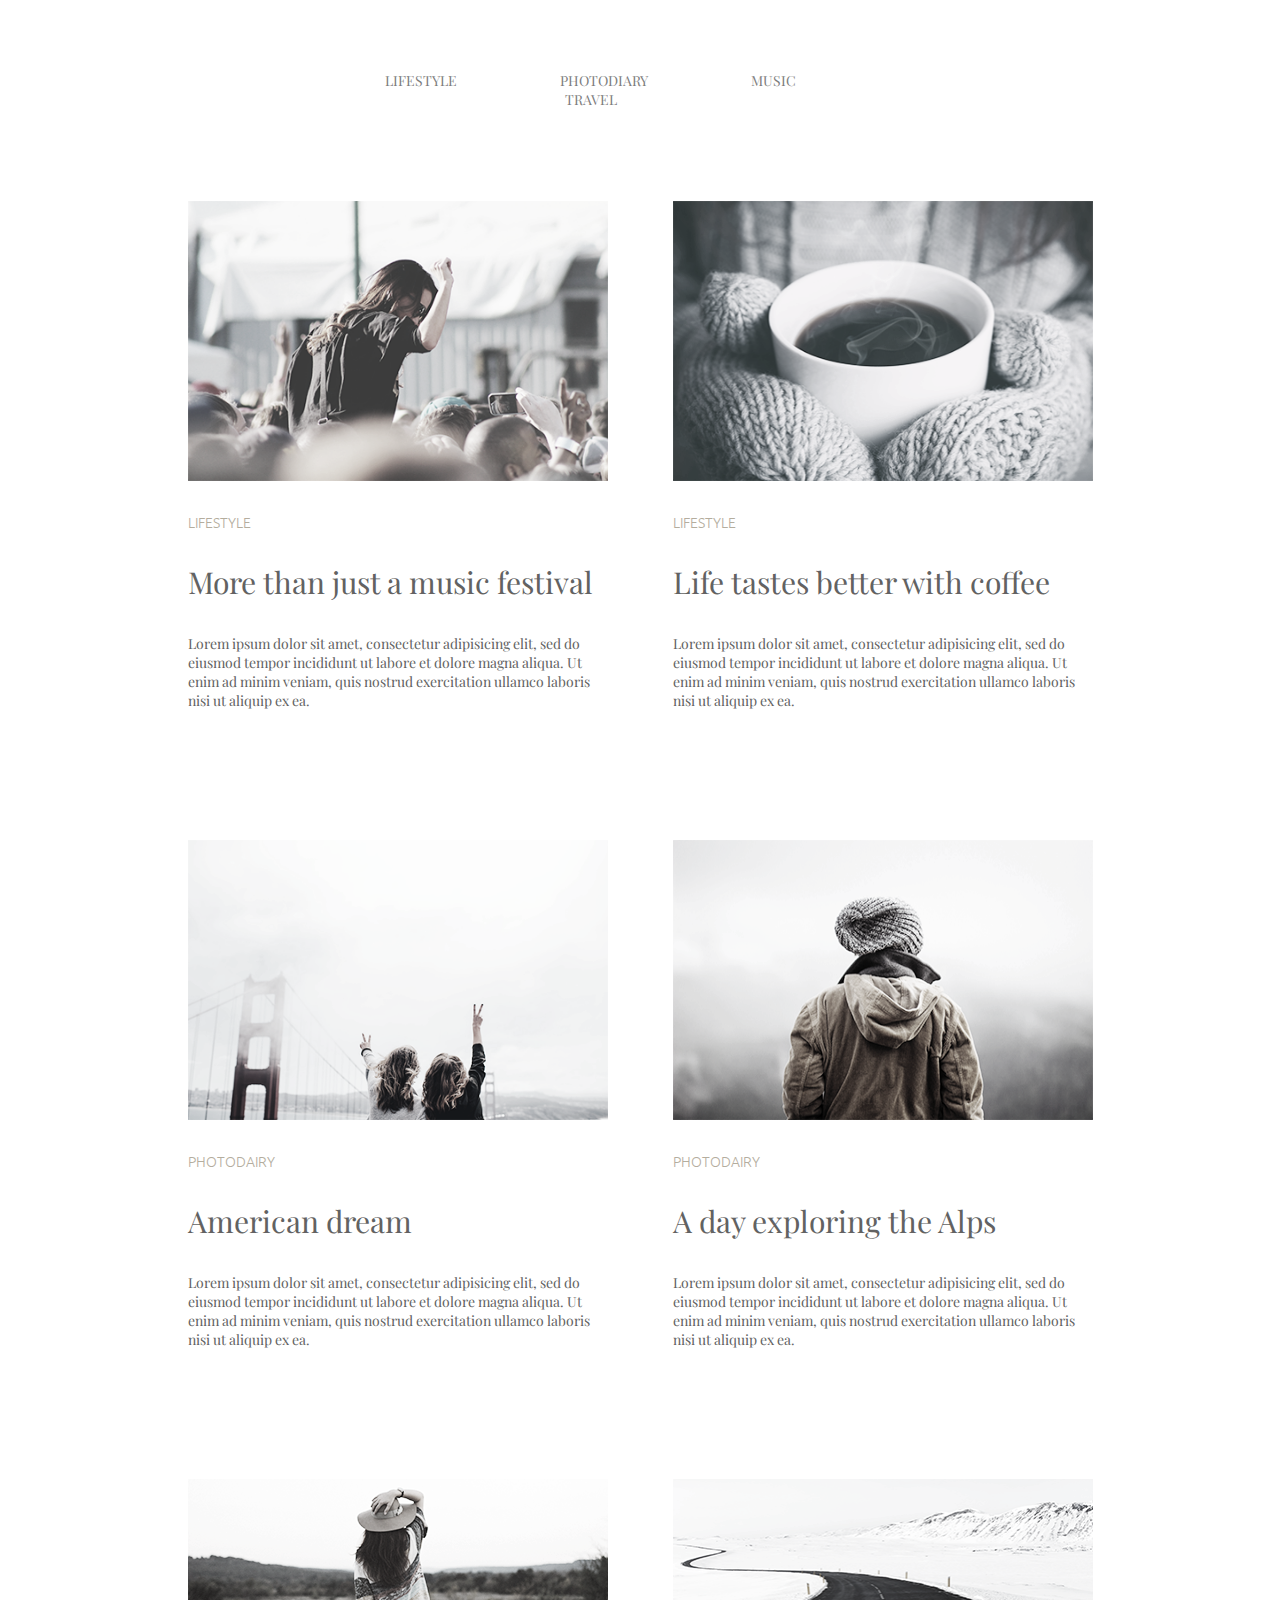
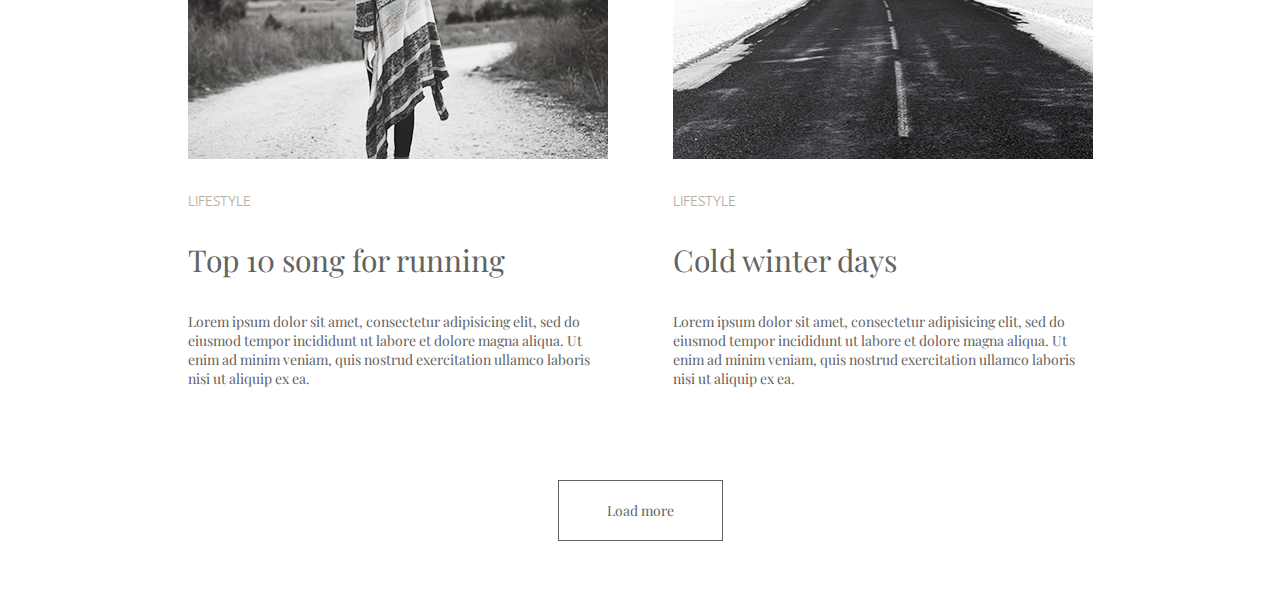
<file: index.html>
<!DOCTYPE html>
<html lang="en">
<head>
    <meta charset="UTF-8">
    <meta http-equiv="X-UA-Compatible" content="IE=edge">
    <meta name="viewport" content="width=device-width, initial-scale=1.0">
    <title>Document</title>

    <link rel="preconnect" href="https://fonts.googleapis.com">
    <link rel="preconnect" href="https://fonts.gstatic.com" crossorigin>
    <link href="https://fonts.googleapis.com/css2?family=Playfair+Display&family=Ubuntu:wght@300&display=swap" rel="stylesheet">
    <link rel="stylesheet" href="./static/style/reset.css">
    <link rel="stylesheet" href="./static/style/style.css">
</head>
<body>
<div class="wrapper">
    <div class="header2">
        <nav class="header">
            <a class="link" href="">LIFESTYLE</a>
            <a class="link" href="">PHOTODIARY</a>
            <a class="link" href="">MUSIC</a>
            <a class="link" href="">TRAVEL</a>
        </nav>
    </div>
    <main class="main">
        <div class="block1">
            <img class="img1" src="./static/img/2.png" alt="img">
            <p class="p1">LIFESTYLE</p>
            <p class="p2">More than just a music festival</p>
            <p class="text1">Lorem ipsum dolor sit amet, consectetur adipisicing elit, sed do eiusmod tempor incididunt ut labore et dolore magna aliqua. Ut enim ad minim veniam, quis nostrud exercitation ullamco laboris nisi ut aliquip ex ea.</p>
        </div>
        <div class="block2">
            <img class="img1" src="./static/img/1.png" alt="img">
            <p class="p1">LIFESTYLE</p>
            <p class="p2">Life tastes better with coffee</p>
            <p class="text1">Lorem ipsum dolor sit amet, consectetur adipisicing elit, sed do eiusmod tempor incididunt ut labore et dolore magna aliqua. Ut enim ad minim veniam, quis nostrud exercitation ullamco laboris nisi ut aliquip ex ea.</p>
            </div>
        <div class="block3">
            <img class="img1" src="./static/img/4.png" alt="img">
            <p class="p1">PHOTODAIRY</p>
            <p class="p2">American dream</p>
            <p class="text1">Lorem ipsum dolor sit amet, consectetur adipisicing elit, sed do eiusmod tempor incididunt ut labore et dolore magna aliqua. Ut enim ad minim veniam, quis nostrud exercitation ullamco laboris nisi ut aliquip ex ea.</p>
        </div>
        <div class="block4">
            <img class="img1" src="./static/img/6.png" alt="img">
            <p class="p1">PHOTODAIRY</p>
            <p class="p2">A day exploring the Alps</p>
            <p class="text1">Lorem ipsum dolor sit amet, consectetur adipisicing elit, sed do eiusmod tempor incididunt ut labore et dolore magna aliqua. Ut enim ad minim veniam, quis nostrud exercitation ullamco laboris nisi ut aliquip ex ea.</p>
        </div>
        <div class="block5">
            <img class="img1" src="./static/img/5.png" alt="img">
            <p class="p1">LIFESTYLE</p>
            <p class="p2">Top 10 song for running</p>
            <p class="text1">Lorem ipsum dolor sit amet, consectetur adipisicing elit, sed do eiusmod tempor incididunt ut labore et dolore magna aliqua. Ut enim ad minim veniam, quis nostrud exercitation ullamco laboris nisi ut aliquip ex ea.</p>
        </div>
        <div class="block6">
            <img class="img1" src="./static/img/3.png" alt="img">
            <p class="p1">LIFESTYLE</p>
            <p class="p2">Cold winter days</p>
            <p class="text1">Lorem ipsum dolor sit amet, consectetur adipisicing elit, sed do eiusmod tempor incididunt ut labore et dolore magna aliqua. Ut enim ad minim veniam, quis nostrud exercitation ullamco laboris nisi ut aliquip ex ea.</p>
        </div>
    </main>
    <div class="div">
        <button class="LM">Load more</>
    </div>  
</div> 
</body>
</html>
</file>
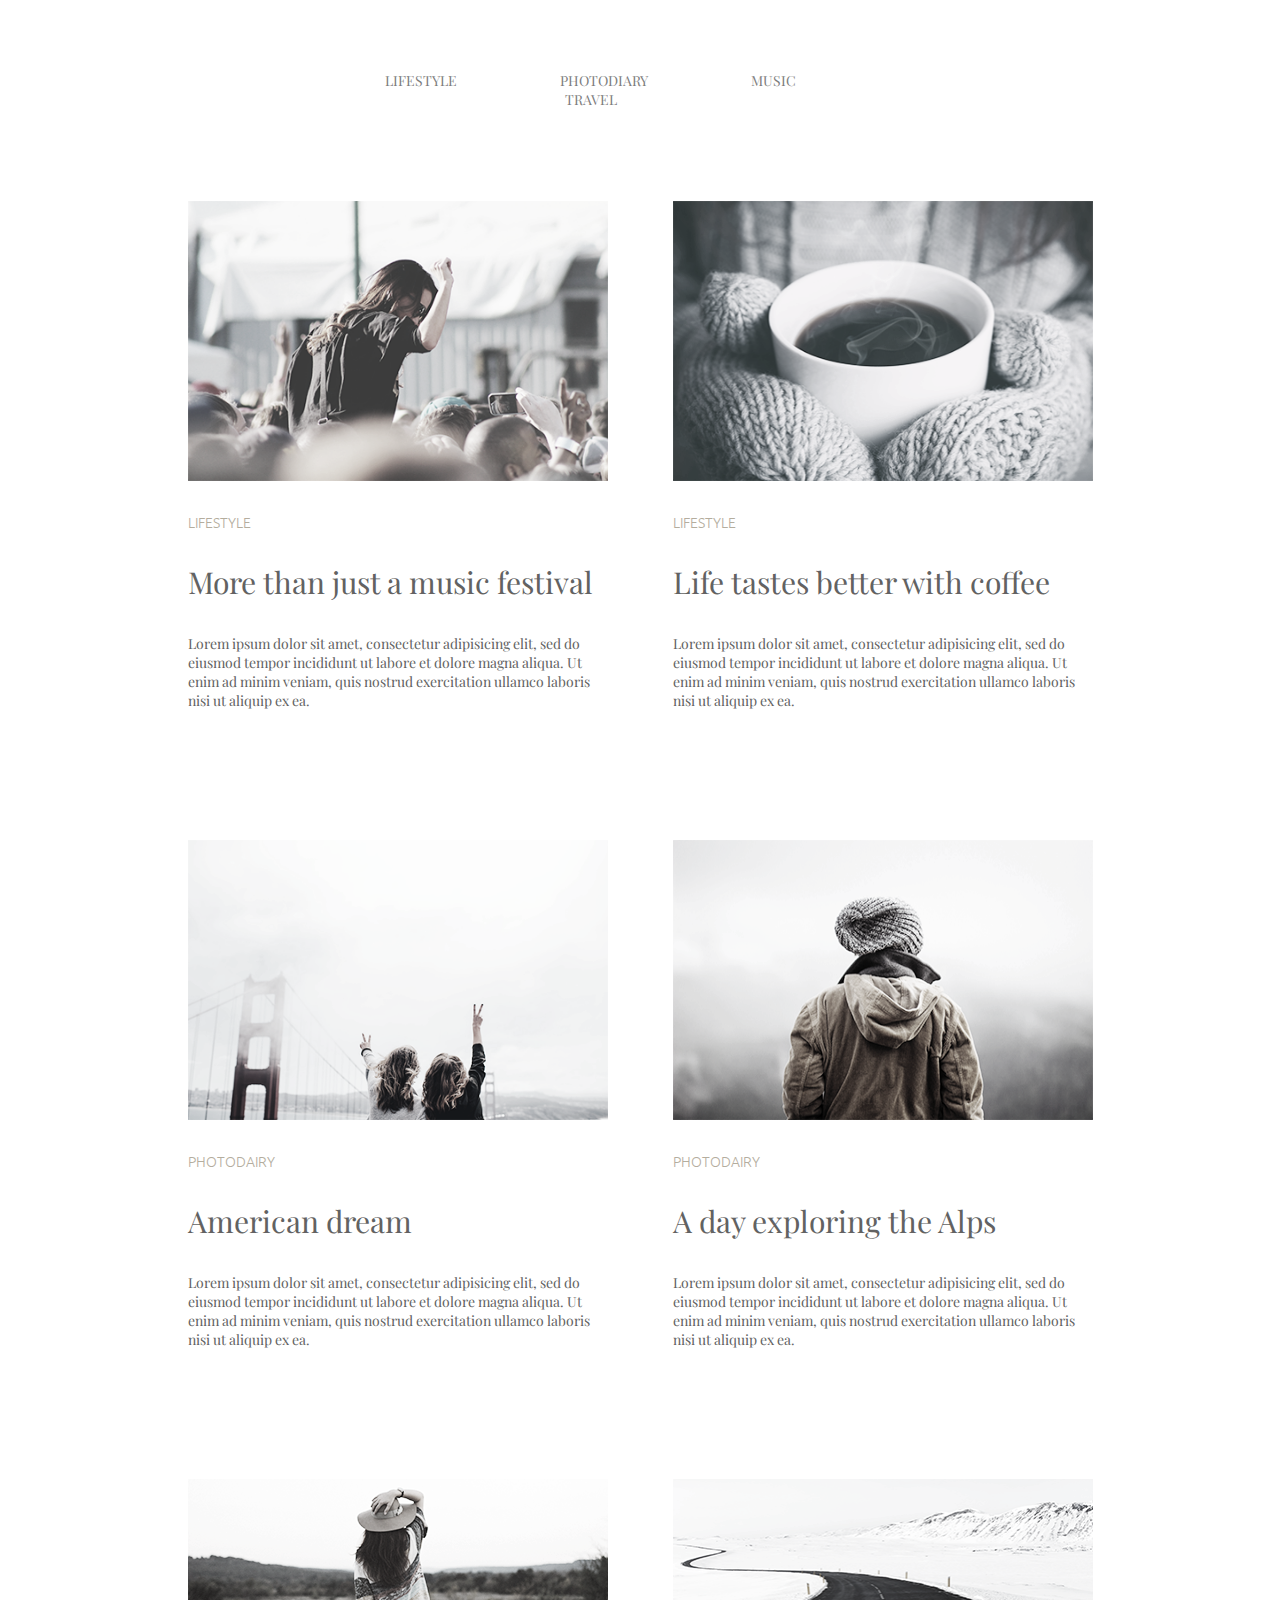
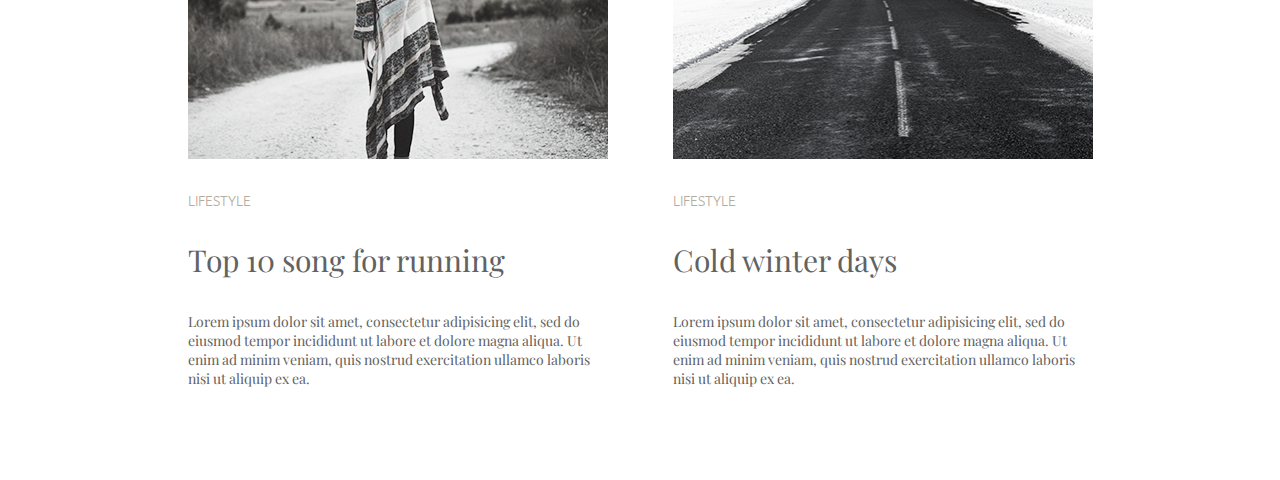
<file: indez.html>
<!DOCTYPE html>
<html lang="en">
<head>
    <meta charset="UTF-8">
    <meta http-equiv="X-UA-Compatible" content="IE=edge">
    <meta name="viewport" content="width=device-width, initial-scale=1.0">
    <title>Document</title>

    <link rel="preconnect" href="https://fonts.googleapis.com">
    <link rel="preconnect" href="https://fonts.gstatic.com" crossorigin>
    <link href="https://fonts.googleapis.com/css2?family=Playfair+Display&family=Ubuntu:wght@300&display=swap" rel="stylesheet">
    <link rel="stylesheet" href="./static/style/reset.css">
    <link rel="stylesheet" href="./static/style/style.css">
</head>
<body>
<div class="wrapper">
    <div class="header2">
        <header class="header">
            <a class="link" href="">LIFESTYLE</a>
            <a class="link" href="">PHOTODIARY</a>
            <a class="link" href="">MUSIC</a>
            <a class="link" href="">TRAVEL</a>
        </header>
    </div>
    <div class="main">
        <div class="block1">
            <img class="img1" src="./static/img/2.png" alt="img">
            <p class="p1">LIFESTYLE</p>
            <p class="p2">More than just a music festival</p>
            <p class="text1">Lorem ipsum dolor sit amet, consectetur adipisicing elit, sed do eiusmod tempor incididunt ut labore et dolore magna aliqua. Ut enim ad minim veniam, quis nostrud exercitation ullamco laboris nisi ut aliquip ex ea.</p>
        </div>
        <div class="block2">
            <img class="img1" src="./static/img/1.png" alt="img">
            <p class="p1">LIFESTYLE</p>
            <p class="p2">Life tastes better with coffee</p>
            <p class="text1">Lorem ipsum dolor sit amet, consectetur adipisicing elit, sed do eiusmod tempor incididunt ut labore et dolore magna aliqua. Ut enim ad minim veniam, quis nostrud exercitation ullamco laboris nisi ut aliquip ex ea.</p>
            </div>
        <div class="block3">
            <img class="img1" src="./static/img/4.png" alt="img">
            <p class="p1">PHOTODAIRY</p>
            <p class="p2">American dream</p>
            <p class="text1">Lorem ipsum dolor sit amet, consectetur adipisicing elit, sed do eiusmod tempor incididunt ut labore et dolore magna aliqua. Ut enim ad minim veniam, quis nostrud exercitation ullamco laboris nisi ut aliquip ex ea.</p>
        </div>
        <div class="block4">
            <img class="img1" src="./static/img/6.png" alt="img">
            <p class="p1">PHOTODAIRY</p>
            <p class="p2">A day exploring the Alps</p>
            <p class="text1">Lorem ipsum dolor sit amet, consectetur adipisicing elit, sed do eiusmod tempor incididunt ut labore et dolore magna aliqua. Ut enim ad minim veniam, quis nostrud exercitation ullamco laboris nisi ut aliquip ex ea.</p>
        </div>
        <div class="block5">
            <img class="img1" src="./static/img/5.png" alt="img">
            <p class="p1">LIFESTYLE</p>
            <p class="p2">Top 10 song for running</p>
            <p class="text1">Lorem ipsum dolor sit amet, consectetur adipisicing elit, sed do eiusmod tempor incididunt ut labore et dolore magna aliqua. Ut enim ad minim veniam, quis nostrud exercitation ullamco laboris nisi ut aliquip ex ea.</p>
        </div>
        <div class="block6">
            <img class="img1" src="./static/img/3.png" alt="img">
            <p class="p1">LIFESTYLE</p>
            <p class="p2">Cold winter days</p>
            <p class="text1">Lorem ipsum dolor sit amet, consectetur adipisicing elit, sed do eiusmod tempor incididunt ut labore et dolore magna aliqua. Ut enim ad minim veniam, quis nostrud exercitation ullamco laboris nisi ut aliquip ex ea.</p>
        </div>
    </div>
</div> 
</body>
</html>
</file>
<file: static/style/style.css>
body {
    font-family: 'Playfair Display', serif;
    font-family: 'Ubuntu', sans-serif;
}

.link {
    color: #7D7D7D;
    font-style: normal;
    font-weight: 400;
    font-size: 14px;
    line-height: 19px;
    text-decoration: none;
    font-family: 'Playfair Display';
    transition-duration: 0.4s;
    margin: 0px 99px 0 0;
}

.link:hover {
    transition-duration: 0.7s;
    color: #03A9F4;
}

.header {
    text-align: center;
}

.header2 {
    margin: 71px 315px 0 315px;
}

.img1 {
    width: 420px;
    height: 280px;
}

.p1 {
    color: #B4AD9E;
    font-family: 'Ubuntu';
    font-style: normal;
    font-weight: 300;
    font-size: 14px;
    line-height: 16px;
    margin: 32px auto;
}

.p2 {
    font-family: 'Playfair Display';
    font-style: normal;
    font-weight: 400;
    font-size: 30px;
    line-height: 40px;
    color: #626262;
    margin: 32px auto;
}

.text1 {
    font-family: 'Playfair Display';
    font-style: normal;
    font-weight: 400;
    font-size: 14px;
    line-height: 19px;
    color: #626262;
    width: 420px;
    height: 76px;
}

.main {
    width: 1000px;
    display: flex;
    flex-wrap: wrap;
    justify-content: center;
    gap: 130px 65px;
    margin: 92px auto ;
}

.LM {
    font-family: 'Playfair Display';
    font-style: normal;
    font-weight: 400;
    font-size: 14px;
    line-height: 19px;
    color: #626262;
    border: 1px solid #626262;
    padding: 20px 48px 20px 48px;
    background-color: white;
}

.div {
    display: flex;
    justify-content: center;
    margin: 90px 0 66px 0;
}
</file>
